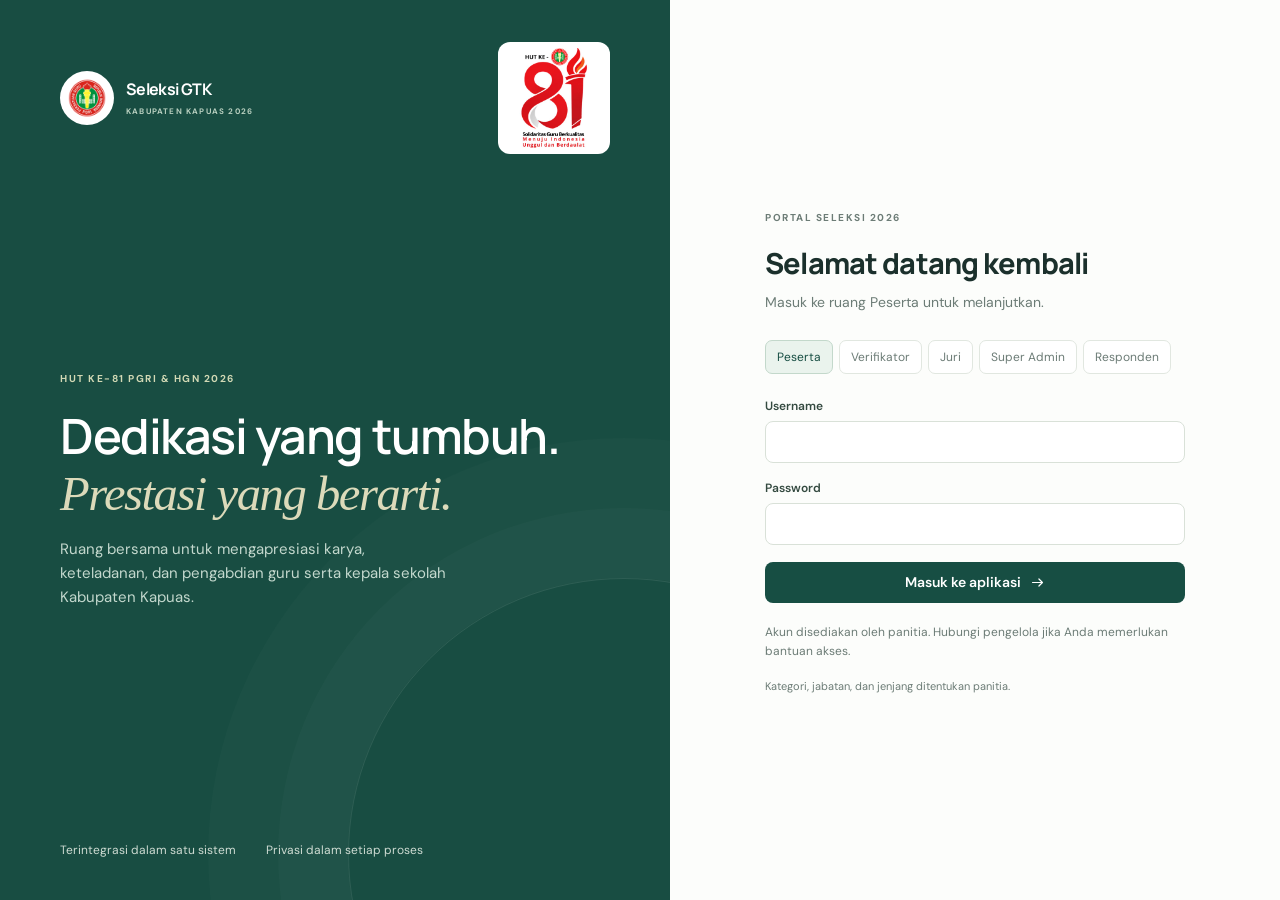
<file: index.html>
<!doctype html>
<html lang="id"><head><meta charset="utf-8"><meta name="viewport" content="width=device-width, initial-scale=1"><meta name="color-scheme" content="light"><title>Seleksi GTK Kapuas 2026</title><link rel="stylesheet" href="styles.css"></head>
<body><div id="app"><div class="boot"><strong>Seleksi GTK Kapuas</strong><p>Menyiapkan ruang seleksi…</p></div></div><div id="toast" role="status" aria-live="polite"></div><dialog id="dialog" aria-labelledby="dialog-title"><div id="dialog-body"></div></dialog><script src="config.js"></script><script>window.GTK_BOOT={app:new URLSearchParams(location.search).get('app')||'peserta',demo:false};</script><script src="app.js"></script></body></html>
</file>
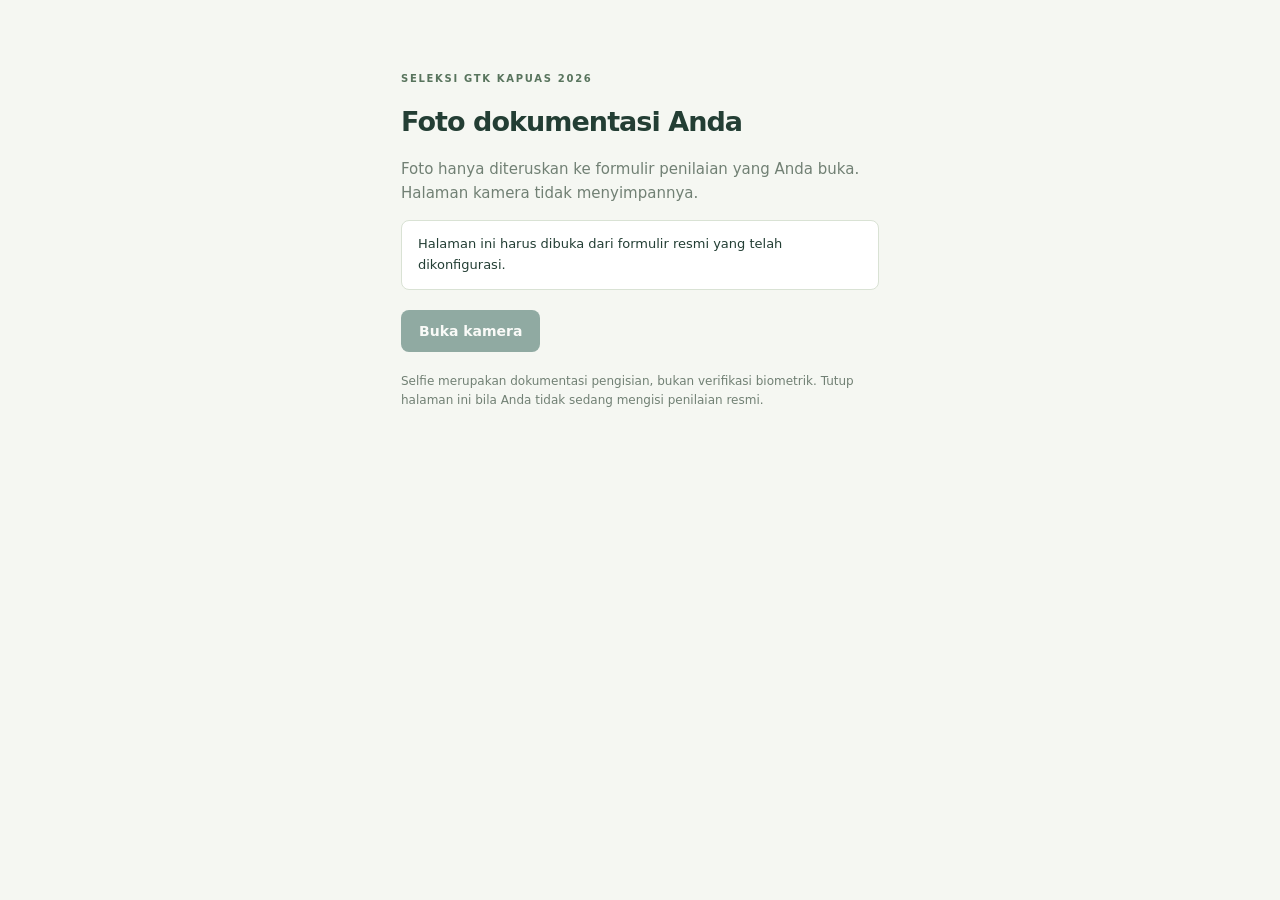
<file: kamera/index.html>
<!doctype html>
<html lang="id"><head><meta charset="utf-8"><meta name="viewport" content="width=device-width,initial-scale=1"><meta name="referrer" content="no-referrer"><meta http-equiv="Content-Security-Policy" content="default-src 'self'; script-src 'self'; style-src 'self'; img-src 'self' blob: data:; media-src 'self' blob:; connect-src 'none'; base-uri 'none'; form-action 'none'"><title>Kamera Selfie · Seleksi GTK Kapuas</title><link rel="stylesheet" href="camera.css"></head>
<body><main><p class="eyebrow">SELEKSI GTK KAPUAS 2026</p><h1>Foto dokumentasi Anda</h1><p class="muted">Foto hanya diteruskan ke formulir penilaian yang Anda buka. Halaman kamera tidak menyimpannya.</p><p id="status" role="status">Memeriksa sambungan ke formulir…</p><video id="video" autoplay playsinline muted hidden></video><canvas id="canvas" hidden></canvas><img id="preview" alt="Pratinjau foto selfie" hidden><div class="actions"><button id="start" disabled>Buka kamera</button><button id="capture" hidden>Ambil foto</button><button id="retake" hidden>Ambil ulang</button><button id="send" hidden>Gunakan foto ini</button></div><p class="muted small">Selfie merupakan dokumentasi pengisian, bukan verifikasi biometrik. Tutup halaman ini bila Anda tidak sedang mengisi penilaian resmi.</p></main><script src="config.js"></script><script src="camera.js"></script></body></html>
</file>
<file: styles.css>
@import url('https://fonts.googleapis.com/css2?family=DM+Sans:wght@400;450;500;550;600;650;700&family=Manrope:wght@400;500;600;650;700;750;800&display=swap');
:root{--ink:#1b302c;--muted:#6c7c76;--green:#174e43;--green-light:#eaf3ed;--bg:#f6f8f5;--line:#e1e7e0;--gold:#b5883d;--red:#ae4338;--amber:#946715;--sidebar:242px;--radius:15px;font-family:'DM Sans',Segoe UI,sans-serif;color:var(--ink);background:var(--bg);font-size:14px}*{box-sizing:border-box}body{margin:0}button,input,select,textarea{font:inherit}button,a,input,select,textarea{outline-offset:4px}button{cursor:pointer}button:disabled{cursor:wait;opacity:.55}a{color:var(--green)}h1,h2,h3,h4{font-family:Manrope,Segoe UI,sans-serif;margin:0;font-weight:750;letter-spacing:-.03em}h1{font-size:30px;line-height:1.25}h2{font-size:21px}h3{font-size:16px}p{line-height:1.6}button{border:0}button svg{width:17px;height:17px;vertical-align:middle;flex-shrink:0}svg{stroke:currentColor;fill:none;stroke-width:1.7;stroke-linecap:round;stroke-linejoin:round}.brand-mark{width:43px;height:43px;border:1px solid currentColor;display:inline-flex;align-items:center;justify-content:center;border-radius:50%;font-family:Georgia,serif;font-size:29px;position:relative}.brand-mark:after{content:'';position:absolute;inset:4px;border:1px solid currentColor;border-radius:50%;opacity:.4}.brand{display:flex;align-items:center;gap:12px}.brand strong{display:block;font-family:Manrope,sans-serif;font-size:16px;letter-spacing:-.04em}.eyebrow{text-transform:uppercase;letter-spacing:.15em;font-size:10px;font-weight:700}.muted{color:var(--muted)}.small{font-size:12px}.btn{display:inline-flex;align-items:center;justify-content:center;gap:8px;background:var(--green);color:white;padding:11px 17px;border-radius:8px;font-weight:600;min-height:41px;line-height:1.35;text-decoration:none}.btn:hover{background:#103d34}.btn.secondary{background:white;border:1px solid var(--line);color:var(--ink)}.btn.secondary:hover{background:var(--bg)}.btn.ghost{background:transparent;color:var(--green);padding:8px}.btn.danger{background:#f9ebe7;color:var(--red)}.btn.tiny{padding:7px 10px;min-height:31px;font-size:12px}.actions{display:flex;align-items:center;gap:8px;flex-wrap:wrap}.login{display:grid;grid-template-columns:1.1fr 1fr;min-height:100vh}.login-story{position:relative;background:#184d42;color:#fff;padding:42px 60px;display:flex;flex-direction:column;justify-content:space-between;overflow:hidden}.login-story:after{content:'';position:absolute;width:550px;height:550px;border:1px solid #ffffff18;border-radius:50%;bottom:-230px;right:-230px;box-shadow:0 0 0 70px #ffffff05,0 0 0 140px #ffffff04;pointer-events:none}.login-story h1{font-size:clamp(32px,3.8vw,57px);font-weight:600;max-width:550px;line-height:1.16}.login-story h1 em{font-family:Georgia,serif;font-weight:400;color:#dcdaba}.login-story p{color:#c3d8cd;max-width:390px;font-size:15px}.story-body{padding:70px 0}.story-body .eyebrow{color:#d2d9b5;margin-bottom:23px}.login-bottom{display:flex;gap:30px;font-size:12px;color:#cedbd2}.login-form{padding:48px;display:flex;align-items:center;justify-content:center;background:#fcfdfb}.login-card{width:100%;max-width:420px}.login-card h2{font-size:29px;margin:18px 0 8px}.login-card>p{margin-top:0;color:var(--muted)}.role-tabs{display:flex;flex-wrap:wrap;gap:6px;margin:27px 0 24px}.role-tabs button{border:1px solid var(--line);background:white;border-radius:7px;padding:8px 11px;font-size:12px;color:var(--muted)}.role-tabs button.active{color:var(--green);background:var(--green-light);border-color:#c3d8cb}.form-stack{display:grid;gap:17px}.field{display:flex;flex-direction:column;gap:7px;min-width:0}.field>label,.field-label{font-size:12px;font-weight:600;color:#344a40}.field input,.field select,.field textarea,.search{width:100%;background:#fff;border:1px solid #d9e1d8;padding:11px 12px;border-radius:8px;color:var(--ink);min-height:42px}.field textarea{resize:vertical;min-height:90px}.field input:focus,.field select:focus,.field textarea:focus{outline:2px solid #8db8a6;outline-offset:1px}.field small{color:var(--muted);font-size:11px}.field input[readonly]{background:var(--bg)}.form-grid{display:grid;grid-template-columns:1fr 1fr;gap:18px}.form-grid .wide{grid-column:1/-1}.check{display:flex;align-items:flex-start;gap:10px;font-size:13px;line-height:1.5}.check input{margin:3px 0 0;accent-color:var(--green);width:16px;height:16px;flex-shrink:0}.demo-notice{padding:12px 15px;border-radius:8px;background:#fff6df;color:#765d24;font-size:12px;line-height:1.5;margin-top:18px}.sidebar{width:var(--sidebar);height:100vh;position:fixed;left:0;top:0;background:#fff;border-right:1px solid var(--line);display:flex;flex-direction:column;z-index:20}.sidebar .brand{padding:28px 24px}.sidebar .brand-mark{color:var(--green);width:37px;height:37px;font-size:25px}.side-caption{color:#93a094;font-size:10px;letter-spacing:.12em;text-transform:uppercase;margin:23px 25px 11px}.nav{overflow-y:auto;padding:0 13px;flex:1}.nav button{width:100%;text-align:left;display:flex;align-items:center;gap:11px;padding:11px 13px;border-radius:8px;background:transparent;color:#64766c;margin-bottom:3px;font-size:12px;font-weight:500}.nav button svg{width:18px;height:18px}.nav button:hover{background:var(--bg)}.nav button.active{color:var(--green);background:var(--green-light);font-weight:700}.side-foot{padding:18px 20px;border-top:1px solid var(--line);display:flex;gap:10px;align-items:center}.avatar{height:35px;width:35px;background:#edf1e6;border-radius:50%;display:inline-flex;align-items:center;justify-content:center;color:#53633c;font-size:12px;font-weight:600;flex-shrink:0}.user-meta{flex:1;overflow:hidden}.user-meta strong{font-size:12px;display:block;white-space:nowrap;text-overflow:ellipsis;overflow:hidden}.user-meta span{font-size:10px;color:var(--muted)}.side-foot .btn{padding:7px}.workspace{margin-left:var(--sidebar)}.topbar{height:76px;display:flex;align-items:center;justify-content:space-between;padding:0 36px;border-bottom:1px solid var(--line);background:#fff;gap:12px}.breadcrumb{font-size:12px;color:var(--muted)}.breadcrumb b{color:#3d5148;font-weight:500}.top-meta{display:flex;align-items:center;gap:17px;font-size:11px;color:var(--muted)}.period-pill{border:1px solid var(--line);border-radius:20px;padding:7px 11px;background:#fafcf9;color:#40594b}.period-pill:before{content:'';width:6px;height:6px;display:inline-block;background:#6d9b64;border-radius:50%;margin-right:7px}.mobile-menu{display:none}.content{padding:32px 36px 40px;max-width:1560px;margin:auto}.page-heading{display:flex;justify-content:space-between;align-items:flex-start;gap:20px;margin-bottom:25px}.page-heading p{color:var(--muted);margin:8px 0 0;font-size:13px}.stats{display:grid;grid-template-columns:repeat(4,1fr);gap:17px;margin-bottom:24px}.stat{background:#fff;border:1px solid var(--line);border-radius:var(--radius);padding:20px;min-height:140px}.stat-top{display:flex;align-items:center;justify-content:space-between;color:var(--muted);font-size:12px}.stat-icon{width:32px;height:32px;background:var(--green-light);border-radius:9px;display:grid;place-items:center;color:var(--green)}.stat-icon svg{width:17px;height:17px}.stat strong{font:750 32px Manrope,sans-serif;display:block;margin:12px 0 6px;letter-spacing:-.05em}.stat small{color:var(--muted);font-size:11px}.stat.featured{background:var(--green);border-color:var(--green);color:white}.stat.featured .stat-top,.stat.featured small{color:#bfd4c7}.stat.featured .stat-icon{background:#ffffff16;color:#e1e5b7}.panel{border:1px solid var(--line);border-radius:var(--radius);background:#fff;overflow:hidden;margin-bottom:22px}.panel-head{display:flex;justify-content:space-between;align-items:center;gap:12px;padding:21px 23px;border-bottom:1px solid var(--line)}.panel-head h2{font-size:16px}.panel-body{padding:23px}.panel-head p{margin:5px 0 0;color:var(--muted);font-size:12px}.columns{display:grid;grid-template-columns:1.6fr 1fr;gap:22px}.columns.equal{grid-template-columns:1fr 1fr}.columns .panel{height:fit-content}.table-wrap{overflow:auto}table{border-collapse:collapse;width:100%;text-align:left}th{padding:12px 20px;color:#849186;font-weight:500;font-size:10px;letter-spacing:.07em;text-transform:uppercase;background:#fafbf8;white-space:nowrap}td{padding:15px 20px;border-top:1px solid #edf0ea;font-size:12px;vertical-align:middle;max-width:340px}td strong{font-weight:600}td .sub{color:var(--muted);font-size:11px;display:block;margin-top:4px;line-height:1.4}tr:hover td{background:#fcfdfb}.pill{display:inline-flex;align-items:center;gap:5px;font-size:10px;font-weight:550;line-height:1.4;border-radius:5px;padding:5px 8px;background:#f0f2ed;color:#718073;white-space:nowrap}.pill.good{background:#e9f4ec;color:#38734e}.pill.warn{background:#fcf3df;color:#9a6e28}.pill.bad{background:#f9eae7;color:#b35042}.pill.blue{background:#eaf0f7;color:#507598}.pill.neutral{background:#edf0e9;color:#728169}.toolbar{padding:16px 22px;border-bottom:1px solid var(--line);display:flex;gap:10px;align-items:center}.search{max-width:310px;background:#fafbf8;font-size:12px}.filter{border:1px solid var(--line);padding:10px;border-radius:7px;background:#fff;color:var(--muted);font-size:12px}.toolbar .actions{margin-left:auto}.progress{height:6px;background:#eef1e9;border-radius:10px;overflow:hidden;margin:10px 0}.progress span{display:block;height:100%;background:#6c9570;border-radius:10px}.progress-item{padding:13px 0}.progress-item+.progress-item{border-top:1px solid #eef1e9}.between{display:flex;align-items:center;justify-content:space-between;gap:12px}.info-note{background:#f5f7f1;border-radius:9px;padding:14px 16px;color:#6c7b64;font-size:12px;line-height:1.6}.timeline{padding-left:4px}.timeline-item{position:relative;padding:0 0 23px 30px;border-left:1px solid #dce4d8;margin-left:6px}.timeline-item:last-child{padding-bottom:2px;border-left-color:transparent}.timeline-item:before{content:'';position:absolute;left:-5px;top:3px;width:9px;height:9px;border-radius:50%;background:#a8b9a3;border:2px solid white;box-shadow:0 0 0 1px #a8b9a3}.timeline-item strong{display:block;font-size:12px;margin-bottom:5px}.timeline-item p{font-size:11px;margin:0;color:var(--muted)}.empty{padding:42px 25px;text-align:center;color:var(--muted)}.empty svg{width:30px;height:30px;margin-bottom:10px;color:#93a28c}.empty h3{color:#48604e;font-size:15px}.empty p{font-size:12px;margin-bottom:18px}.list-item{padding:16px 0;display:flex;gap:12px;border-bottom:1px solid #edf0e9}.list-item:last-child{border:0;padding-bottom:0}.list-item:first-child{padding-top:0}.list-item .icon-box{width:34px;height:37px;border:1px solid var(--line);display:grid;place-items:center;border-radius:7px;color:var(--green);flex-shrink:0}.icon-box svg{width:18px;height:18px}.list-item h4{font-size:12px;font-family:'DM Sans',sans-serif;font-weight:600;letter-spacing:0}.list-item p{margin:4px 0 0;font-size:11px;color:var(--muted)}.list-item .actions{margin-left:auto}.meta-grid{display:grid;grid-template-columns:1fr 1fr;gap:20px}.meta-grid label{font-size:11px;color:var(--muted);display:block;margin-bottom:7px}.meta-grid span{font-size:13px}.footer{display:flex;justify-content:space-between;border-top:1px solid var(--line);padding-top:22px;margin-top:16px;color:#9ba69a;font-size:10px}.notice{padding:14px 17px;border-left:3px solid #c5a158;background:#fcf7ea;font-size:12px;line-height:1.6;margin-bottom:22px;color:#82642b}.error{color:var(--red);font-size:12px;line-height:1.5;background:#fff3ef;padding:12px;border-radius:7px;margin:10px 0}.text-success{color:#35764e}.boot{min-height:60vh;display:flex;align-items:center;justify-content:center;flex-direction:column;color:var(--muted)}.loading{padding:50px;text-align:center;color:var(--muted)}dialog{border:1px solid var(--line);border-radius:17px;padding:0;width:min(760px,calc(100% - 28px));max-height:90vh;color:var(--ink);box-shadow:0 25px 100px #173d382e}dialog::backdrop{background:#0d281e70;backdrop-filter:blur(3px)}.dialog-head{padding:23px 26px;border-bottom:1px solid var(--line);display:flex;align-items:center;justify-content:space-between}.dialog-head h2{font-size:20px}.dialog-content{padding:24px 26px}.dialog-foot{margin-top:24px;padding-top:20px;border-top:1px solid var(--line);display:flex;justify-content:flex-end;gap:10px}.rubric-row{display:grid;grid-template-columns:1fr 70px 90px;gap:14px;align-items:center;padding:16px 0;border-bottom:1px solid var(--line);font-size:13px}.rubric-row input{width:90px}.score-total{background:var(--green-light);padding:17px;border-radius:8px;display:flex;justify-content:space-between;margin-top:20px;color:var(--green)}.score-total strong{font-size:21px}.survey-wrap{max-width:930px;margin:auto;padding:35px 25px}.survey-head{display:flex;justify-content:space-between;align-items:center;margin-bottom:30px}.survey-wrap h1{font-size:28px}.survey-intro{background:#fff;border:1px solid var(--line);padding:25px;border-radius:var(--radius);margin:22px 0}.question{padding:23px 0;border-bottom:1px solid var(--line)}.question label{font-size:13px;line-height:1.6;display:block;margin-bottom:13px}.question-num{color:#82917c;font-size:11px;margin-bottom:7px;display:block}.rating{display:flex;gap:7px;flex-wrap:wrap}.rating label{margin:0}.rating input{position:absolute;opacity:0;width:1px;height:1px}.rating span{width:41px;height:40px;display:grid;place-items:center;background:#fff;border:1px solid var(--line);border-radius:7px;font-size:12px;cursor:pointer}.rating input:checked+span{background:var(--green);color:#fff;border-color:var(--green)}.rating input:focus-visible+span{outline:2px solid var(--gold);outline-offset:2px}.scale-labels{display:flex;justify-content:space-between;max-width:475px;margin-top:9px;color:var(--muted);font-size:10px}.survey-actions{position:sticky;bottom:0;display:flex;justify-content:space-between;align-items:center;padding:18px 22px;background:#fff;border:1px solid var(--line);border-radius:12px;margin-top:25px;box-shadow:0 -8px 25px #1b302c05}.selfie{max-width:180px;max-height:180px;object-fit:cover;border-radius:10px;display:block;margin:15px 0}.receipt{font-family:monospace;font-size:20px;letter-spacing:1px;background:var(--green-light);padding:20px;border-radius:10px;color:var(--green);text-align:center}.token-value{font-family:monospace;word-break:break-all;padding:14px;background:var(--bg);border:1px solid var(--line);border-radius:8px;font-size:16px;user-select:all}.audit-text{white-space:pre-wrap;word-break:break-word;font-size:12px;line-height:1.6}.checkbox-list{display:grid;gap:13px}.prettify{white-space:pre-wrap;font:12px/1.6 monospace;overflow:auto}#toast{position:fixed;bottom:24px;left:50%;transform:translateX(-50%);background:var(--green);color:#fff;border-radius:10px;padding:13px 21px;z-index:100;box-shadow:0 5px 25px #173d3822;display:none;max-width:90%;font-size:13px}.row-muted{opacity:.55}.nowrap{white-space:nowrap}.mobile-only{display:none}.form-error:empty{display:none}.upload-status{font-size:12px;color:var(--green);margin-top:10px}.source-note{font-size:11px;color:var(--muted);margin-top:18px}.link-button{color:var(--green);background:transparent;padding:0;text-align:left;text-decoration:underline;text-underline-offset:3px}pre{max-height:320px;overflow:auto}.print-only{display:none}
@media(min-width:1500px){:root{--sidebar:265px}.content{padding:40px 45px}.topbar{padding:0 45px}}
@media(max-width:1100px){:root{--sidebar:210px}.sidebar .brand{padding:25px 18px}.content{padding:27px 23px}.topbar{padding:0 23px}.columns{grid-template-columns:1fr}.stats{gap:12px}.stat{padding:17px}.top-meta .date{display:none}.login-story{padding:35px}.login-form{padding:32px}}
@media(max-width:760px){:root{--sidebar:242px}.sidebar{transform:translateX(-100%);transition:transform .2s}.sidebar.open{transform:none;box-shadow:10px 0 50px #153d3820}.workspace{margin-left:0}.mobile-menu{display:inline-flex}.topbar{height:64px;padding:0 17px}.breadcrumb{display:none}.content{padding:24px 17px}.page-heading{flex-wrap:wrap;margin-bottom:20px}.page-heading h1{font-size:24px}.stats{grid-template-columns:1fr 1fr;gap:11px}.stat{min-height:127px;padding:15px}.stat strong{font-size:28px}.stat-top{font-size:11px}.columns,.columns.equal{grid-template-columns:1fr;gap:0}.panel-head,.panel-body{padding:18px}.toolbar{padding:13px 17px;flex-wrap:wrap}.search{max-width:none;flex:1;min-width:160px}.toolbar .actions{margin-left:0}td,th{padding:12px 16px}.form-grid{grid-template-columns:1fr}.form-grid .wide{grid-column:auto}.dialog-content{padding:20px}.dialog-head{padding:20px}.login{display:block}.login-story{min-height:260px;padding:26px}.login-story h1{font-size:30px}.story-body{padding:28px 0 0}.story-body .eyebrow,.login-story .login-bottom,.login-story .story-body>p{display:none}.login-form{padding:30px 24px}.login-card h2{font-size:25px}.login-card{max-width:480px}.footer{gap:12px;flex-wrap:wrap}.rating{gap:5px}.rating span{width:34px;height:38px}.survey-wrap{padding:23px 17px}.survey-wrap h1{font-size:23px}.survey-head .eyebrow{display:none}.survey-actions{padding:14px;font-size:11px}.rubric-row{grid-template-columns:1fr 40px 74px;gap:9px}.rubric-row input{width:74px}.meta-grid{gap:17px}.mobile-only{display:block}.top-meta{font-size:10px}}
@media print{.sidebar,.topbar,.toolbar,.actions,.footer,.no-print,#toast{display:none!important}.workspace{margin:0}.content{padding:0}.panel{border:0;overflow:visible}table{font-size:9px}td,th{padding:7px}.table-wrap{overflow:visible}.print-only{display:block}.stats{display:none}body{background:#fff}}

@media(max-width:480px){.rating{display:grid;grid-template-columns:repeat(5,minmax(0,1fr));gap:7px}.rating span{width:100%}.scale-labels{max-width:none}}

.brand-logo{display:block;width:48px;height:48px;object-fit:contain;flex:none}
.sidebar .brand-logo{width:42px;height:42px}
.story-identity{display:flex;align-items:center;justify-content:space-between;gap:16px}
.login-story .brand-logo{width:54px;height:54px;padding:3px;border-radius:50%;background:#fff}
.anniversary-logo{display:block;width:112px;height:112px;padding:6px;object-fit:contain;background:#fff;border-radius:12px;flex:none}
.footer-event{display:inline-flex;align-items:center;gap:8px}
.footer-anniversary{width:36px;height:36px;object-fit:contain;flex:none}
.respondent-role{min-width:0;border:0;padding:0;margin:0}
.respondent-role legend{padding:0;margin-bottom:7px;font-size:12px;font-weight:600;color:#344a40}
.respondent-choices{display:grid;grid-template-columns:repeat(3,minmax(0,1fr));gap:7px}
.respondent-option{display:flex;align-items:center;gap:7px;min-height:42px;padding:9px;border:1px solid #d9e1d8;border-radius:8px;background:#fff;font-size:12px;font-weight:600;cursor:pointer}
.respondent-option input{margin:0;accent-color:var(--green);flex:none}
.respondent-option:has(input:checked){background:var(--green-light);border-color:#8db8a6;color:var(--green)}
.respondent-option:has(input:focus-visible){outline:2px solid #8db8a6;outline-offset:2px}
@media(max-width:760px){.anniversary-logo{width:74px;height:74px;padding:4px;border-radius:8px}.login-story .brand-logo{width:44px;height:44px}}
@media(max-width:360px){.respondent-option{gap:4px;padding:7px 5px}}
</file>
<file: kamera/camera.css>
:root{font:15px/1.6 system-ui,sans-serif;color:#233e34;background:#f5f7f2}*{box-sizing:border-box}body{margin:0}main{max-width:530px;margin:35px auto;padding:26px}h1{font-size:27px;letter-spacing:-.035em;line-height:1.25}.eyebrow{font-size:10px;letter-spacing:.17em;color:#58745d;font-weight:700}.muted{color:#718074}.small{font-size:12px}.actions{display:flex;gap:10px;flex-wrap:wrap;margin:20px 0}button{font:600 14px system-ui;padding:13px 18px;border:0;border-radius:8px;background:#174e43;color:#fff;cursor:pointer}button:disabled{opacity:.45;cursor:wait}video,img{width:100%;max-height:440px;border-radius:13px;object-fit:cover;background:#dfe7dc}video{transform:scaleX(-1)}[hidden]{display:none!important}#status{font-size:13px;padding:13px 16px;border:1px solid #d9e2d4;border-radius:8px;background:#fff}button:focus-visible{outline:3px solid #b68b41;outline-offset:3px}
</file>
